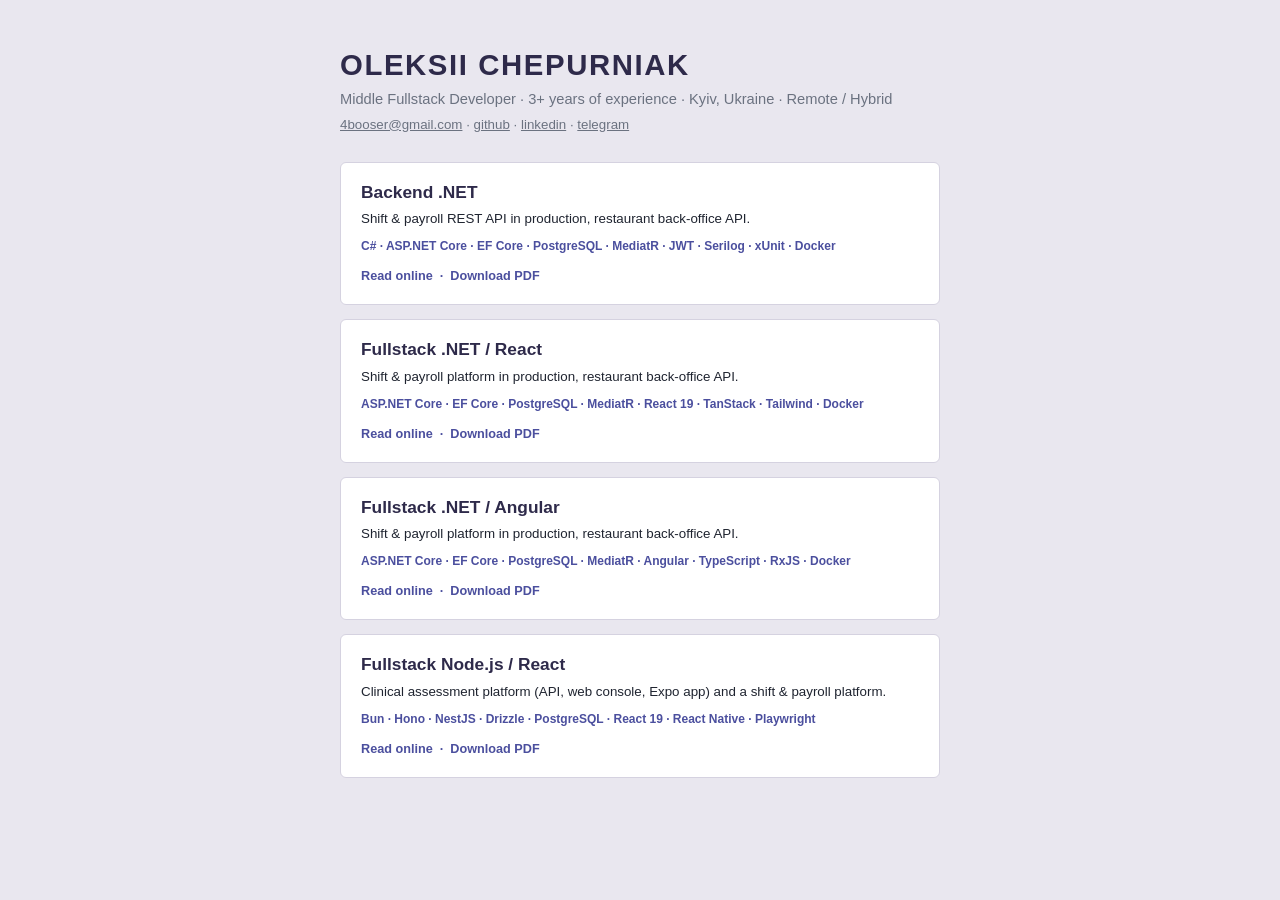
<file: index.html>
<!doctype html>
<html lang="en">
<head>
  <meta charset="utf-8">
  <meta name="viewport" content="width=device-width, initial-scale=1">
  <title>Oleksii Chepurniak — CV</title>
  <meta name="description" content="Middle fullstack developer. Two CVs: .NET / React and Node.js / React.">
  <link rel="stylesheet" href="style.css">
  <style>
    .landing { max-width: 640px; margin: 0 auto; padding: 48px 20px 64px; }
    .landing h1 { font-size: 22pt; letter-spacing: 1.6px; line-height: 1.15; color: var(--ink-strong); }
    .landing .role    { margin-top: 8px; font-size: 11pt; color: var(--ink-muted); }
    .landing .contact { margin-top: 6px; font-size: 10pt; color: var(--ink-muted); }
    .landing .contact a { text-decoration: underline; }

    .cards { display: grid; gap: 14px; margin-top: 28px; }
    .card {
      display: block;
      padding: 18px 20px;
      border: 1px solid var(--rule);
      border-radius: 6px;
      background: #fff;
      transition: border-color .15s, box-shadow .15s;
    }
    .card:hover { border-color: var(--accent); box-shadow: 0 2px 12px rgba(31, 36, 48, .10); }
    .card h2      { font-size: 13pt; font-weight: 700; color: var(--ink-strong); }
    .card p       { margin-top: 5px; font-size: 10pt; line-height: 1.5; }
    .card .stack  { margin-top: 8px; font-size: 9pt; }
    .card .links  { margin-top: 12px; font-size: 9.5pt; font-weight: 600; color: var(--accent); }

    @media screen { body { padding: 0; background: #e9e7ef; } }
  </style>
</head>
<body>
  <div class="landing">
    <h1>OLEKSII CHEPURNIAK</h1>
    <p class="role">Middle Fullstack Developer &middot; 3+ years of experience &middot; Kyiv, Ukraine &middot; Remote / Hybrid</p>
    <p class="contact">
      <a href="mailto:4booser@gmail.com">4booser@gmail.com</a> &middot;
      <a href="https://github.com/4booser">github</a> &middot;
      <a href="https://linkedin.com/in/oleksii-chepurniak">linkedin</a> &middot;
      <a href="https://t.me/abooser">telegram</a>
    </p>

    <div class="cards">
      <div class="card">
        <h2>Backend .NET</h2>
        <p>Shift &amp; payroll REST API in production, restaurant back-office API.</p>
        <p class="stack">C# &middot; ASP.NET Core &middot; EF Core &middot; PostgreSQL &middot; MediatR &middot; JWT &middot; Serilog &middot; xUnit &middot; Docker</p>
        <p class="links"><a href="backend.html">Read online</a> &nbsp;&middot;&nbsp; <a href="cv-backend.pdf">Download PDF</a></p>
      </div>

      <div class="card">
        <h2>Fullstack .NET / React</h2>
        <p>Shift &amp; payroll platform in production, restaurant back-office API.</p>
        <p class="stack">ASP.NET Core &middot; EF Core &middot; PostgreSQL &middot; MediatR &middot; React 19 &middot; TanStack &middot; Tailwind &middot; Docker</p>
        <p class="links"><a href="dotnet.html">Read online</a> &nbsp;&middot;&nbsp; <a href="cv-dotnet.pdf">Download PDF</a></p>
      </div>

      <div class="card">
        <h2>Fullstack .NET / Angular</h2>
        <p>Shift &amp; payroll platform in production, restaurant back-office API.</p>
        <p class="stack">ASP.NET Core &middot; EF Core &middot; PostgreSQL &middot; MediatR &middot; Angular &middot; TypeScript &middot; RxJS &middot; Docker</p>
        <p class="links"><a href="angular.html">Read online</a> &nbsp;&middot;&nbsp; <a href="cv-angular.pdf">Download PDF</a></p>
      </div>

      <div class="card">
        <h2>Fullstack Node.js / React</h2>
        <p>Clinical assessment platform (API, web console, Expo app) and a shift &amp; payroll platform.</p>
        <p class="stack">Bun &middot; Hono &middot; NestJS &middot; Drizzle &middot; PostgreSQL &middot; React 19 &middot; React Native &middot; Playwright</p>
        <p class="links"><a href="node.html">Read online</a> &nbsp;&middot;&nbsp; <a href="cv-node.pdf">Download PDF</a></p>
      </div>
    </div>
  </div>
</body>
</html>
</file>
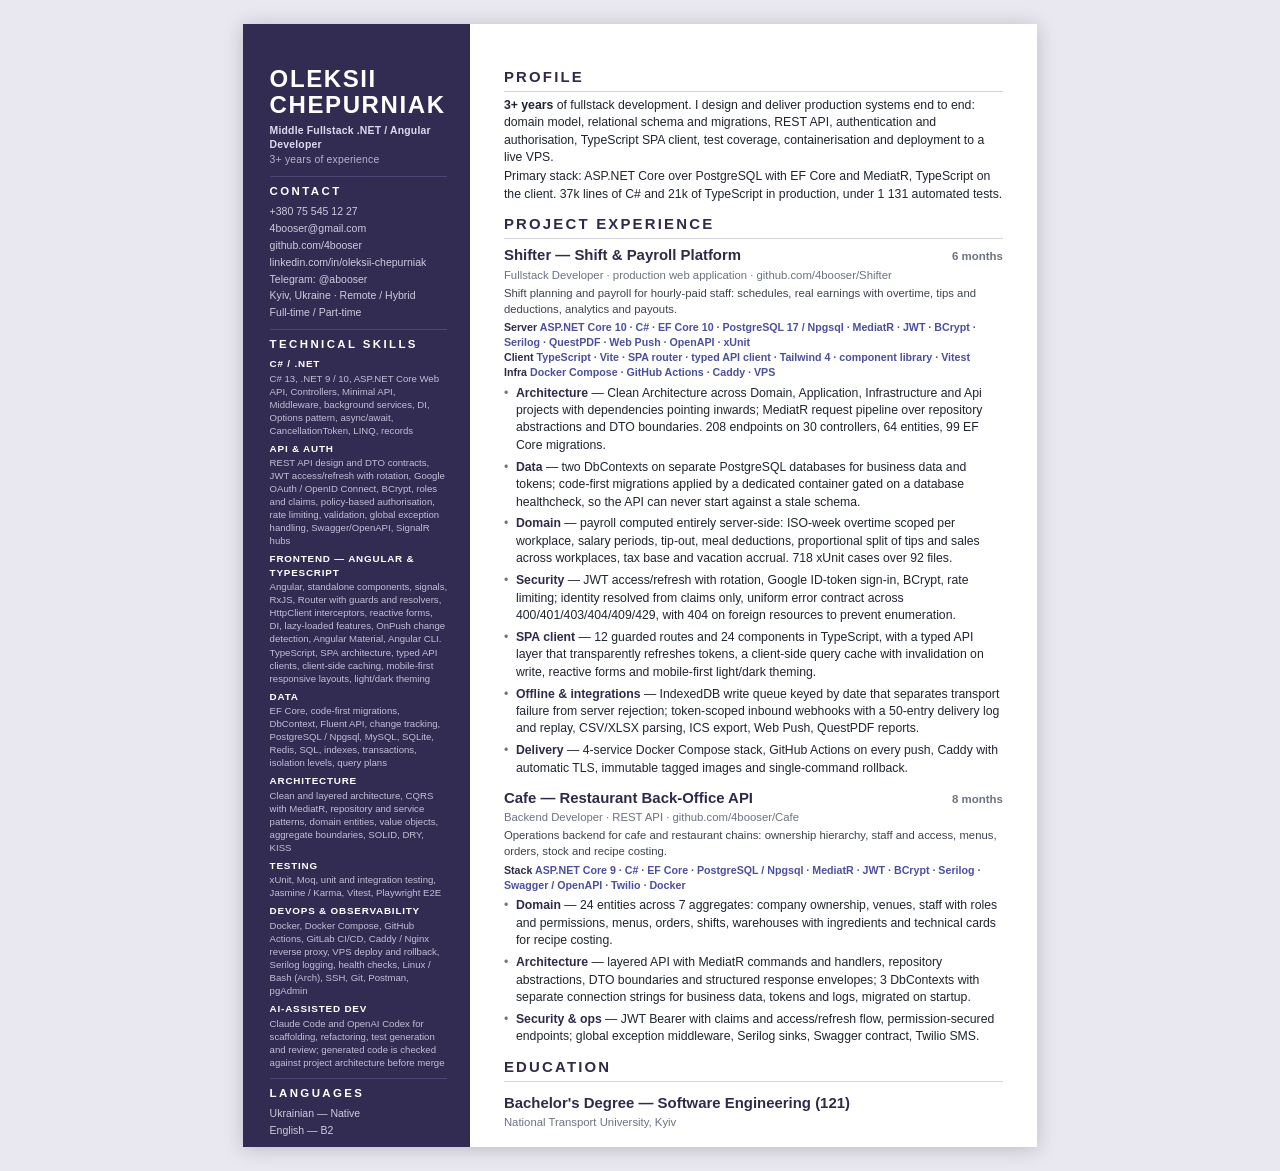
<file: angular.html>
<!doctype html>
<html lang="en">
<head>
  <meta charset="utf-8">
  <meta name="viewport" content="width=device-width, initial-scale=1">
  <title>Oleksii Chepurniak — Fullstack .NET / Angular Developer</title>
  <meta name="description" content="CV of Oleksii Chepurniak, middle fullstack developer: ASP.NET Core, EF Core, PostgreSQL, TypeScript SPA, Angular.">
  <link rel="stylesheet" href="style.css">
</head>
<body>
<div class="sheet">

<aside class="sidebar">
  <h1 class="name">OLEKSII<br>CHEPURNIAK</h1>
  <p class="role"><b>Middle Fullstack .NET / Angular Developer</b><br>3+ years of experience</p>

  <h2>CONTACT</h2>
  <p>+380 75 545 12 27</p>
  <p>4booser@gmail.com</p>
  <p>github.com/4booser</p>
  <p>linkedin.com/in/oleksii-chepurniak</p>
  <p>Telegram: @abooser</p>
  <p>Kyiv, Ukraine &middot; Remote / Hybrid</p>
  <p>Full-time / Part-time</p>

  <h2>TECHNICAL SKILLS</h2>
  <h3>C# / .NET</h3>
  <p>C# 13, .NET 9 / 10, ASP.NET Core Web API, Controllers, Minimal API, Middleware, background services, DI, Options pattern, async/await, CancellationToken, LINQ, records</p>
  <h3>API &amp; AUTH</h3>
  <p>REST API design and DTO contracts, JWT access/refresh with rotation, Google OAuth / OpenID Connect, BCrypt, roles and claims, policy-based authorisation, rate limiting, validation, global exception handling, Swagger/OpenAPI, SignalR hubs</p>
  <h3>FRONTEND &mdash; ANGULAR &amp; TYPESCRIPT</h3>
  <p>Angular, standalone components, signals, RxJS, Router with guards and resolvers, HttpClient interceptors, reactive forms, DI, lazy-loaded features, OnPush change detection, Angular Material, Angular CLI. TypeScript, SPA architecture, typed API clients, client-side caching, mobile-first responsive layouts, light/dark theming</p>
  <h3>DATA</h3>
  <p>EF Core, code-first migrations, DbContext, Fluent API, change tracking, PostgreSQL / Npgsql, MySQL, SQLite, Redis, SQL, indexes, transactions, isolation levels, query plans</p>
  <h3>ARCHITECTURE</h3>
  <p>Clean and layered architecture, CQRS with MediatR, repository and service patterns, domain entities, value objects, aggregate boundaries, SOLID, DRY, KISS</p>
  <h3>TESTING</h3>
  <p>xUnit, Moq, unit and integration testing, Jasmine / Karma, Vitest, Playwright E2E</p>
  <h3>DEVOPS &amp; OBSERVABILITY</h3>
  <p>Docker, Docker Compose, GitHub Actions, GitLab CI/CD, Caddy / Nginx reverse proxy, VPS deploy and rollback, Serilog logging, health checks, Linux / Bash (Arch), SSH, Git, Postman, pgAdmin</p>
  <h3>AI-ASSISTED DEV</h3>
  <p>Claude Code and OpenAI Codex for scaffolding, refactoring, test generation and review; generated code is checked against project architecture before merge</p>

  <h2>LANGUAGES</h2>
  <p>Ukrainian &mdash; Native</p>
  <p>English &mdash; B2</p>
</aside>

<main class="content">
  <h2>PROFILE</h2>
  <p class="profile"><b>3+ years</b> of fullstack development. I design and deliver production systems end to end: domain model, relational schema and migrations, REST API, authentication and authorisation, TypeScript SPA client, test coverage, containerisation and deployment to a live VPS.</p>
  <p class="profile">Primary stack: ASP.NET Core over PostgreSQL with EF Core and MediatR, TypeScript on the client. 37k lines of C# and 21k of TypeScript in production, under 1&nbsp;131 automated tests.</p>

  <h2>PROJECT EXPERIENCE</h2>

  <article class="entry">
    <header class="entry-head"><h3 class="title">Shifter &mdash; Shift &amp; Payroll Platform</h3><span class="duration">6 months</span></header>
    <p class="meta">Fullstack Developer &middot; production web application &middot; github.com/4booser/Shifter</p>
    <p class="summary">Shift planning and payroll for hourly-paid staff: schedules, real earnings with overtime, tips and deductions, analytics and payouts.</p>
    <p class="stack"><b>Server</b> ASP.NET Core 10 &middot; C# &middot; EF Core 10 &middot; PostgreSQL 17 / Npgsql &middot; MediatR &middot; JWT &middot; BCrypt &middot; Serilog &middot; QuestPDF &middot; Web Push &middot; OpenAPI &middot; xUnit<br><b>Client</b> TypeScript &middot; Vite &middot; SPA router &middot; typed API client &middot; Tailwind 4 &middot; component library &middot; Vitest<br><b>Infra</b> Docker Compose &middot; GitHub Actions &middot; Caddy &middot; VPS</p>
    <ul>
      <li><b>Architecture</b> &mdash; Clean Architecture across Domain, Application, Infrastructure and Api projects with dependencies pointing inwards; MediatR request pipeline over repository abstractions and DTO boundaries. 208 endpoints on 30 controllers, 64 entities, 99 EF Core migrations.</li>
      <li><b>Data</b> &mdash; two DbContexts on separate PostgreSQL databases for business data and tokens; code-first migrations applied by a dedicated container gated on a database healthcheck, so the API can never start against a stale schema.</li>
      <li><b>Domain</b> &mdash; payroll computed entirely server-side: ISO-week overtime scoped per workplace, salary periods, tip-out, meal deductions, proportional split of tips and sales across workplaces, tax base and vacation accrual. 718 xUnit cases over 92 files.</li>
      <li><b>Security</b> &mdash; JWT access/refresh with rotation, Google ID-token sign-in, BCrypt, rate limiting; identity resolved from claims only, uniform error contract across 400/401/403/404/409/429, with 404 on foreign resources to prevent enumeration.</li>
      <li><b>SPA client</b> &mdash; 12 guarded routes and 24 components in TypeScript, with a typed API layer that transparently refreshes tokens, a client-side query cache with invalidation on write, reactive forms and mobile-first light/dark theming.</li>
      <li><b>Offline &amp; integrations</b> &mdash; IndexedDB write queue keyed by date that separates transport failure from server rejection; token-scoped inbound webhooks with a 50-entry delivery log and replay, CSV/XLSX parsing, ICS export, Web Push, QuestPDF reports.</li>
      <li><b>Delivery</b> &mdash; 4-service Docker Compose stack, GitHub Actions on every push, Caddy with automatic TLS, immutable tagged images and single-command rollback.</li>
    </ul>
  </article>

  <article class="entry">
    <header class="entry-head"><h3 class="title">Cafe &mdash; Restaurant Back-Office API</h3><span class="duration">8 months</span></header>
    <p class="meta">Backend Developer &middot; REST API &middot; github.com/4booser/Cafe</p>
    <p class="summary">Operations backend for cafe and restaurant chains: ownership hierarchy, staff and access, menus, orders, stock and recipe costing.</p>
    <p class="stack"><b>Stack</b> ASP.NET Core 9 &middot; C# &middot; EF Core &middot; PostgreSQL / Npgsql &middot; MediatR &middot; JWT &middot; BCrypt &middot; Serilog &middot; Swagger / OpenAPI &middot; Twilio &middot; Docker</p>
    <ul>
      <li><b>Domain</b> &mdash; 24 entities across 7 aggregates: company ownership, venues, staff with roles and permissions, menus, orders, shifts, warehouses with ingredients and technical cards for recipe costing.</li>
      <li><b>Architecture</b> &mdash; layered API with MediatR commands and handlers, repository abstractions, DTO boundaries and structured response envelopes; 3 DbContexts with separate connection strings for business data, tokens and logs, migrated on startup.</li>
      <li><b>Security &amp; ops</b> &mdash; JWT Bearer with claims and access/refresh flow, permission-secured endpoints; global exception middleware, Serilog sinks, Swagger contract, Twilio SMS.</li>
    </ul>
  </article>

  <h2>EDUCATION</h2>
  <article class="entry">
    <header class="entry-head"><h3 class="title">Bachelor's Degree &mdash; Software Engineering (121)</h3></header>
    <p class="meta">National Transport University, Kyiv</p>
  </article>
</main>

</div>
</body>
</html>
</file>
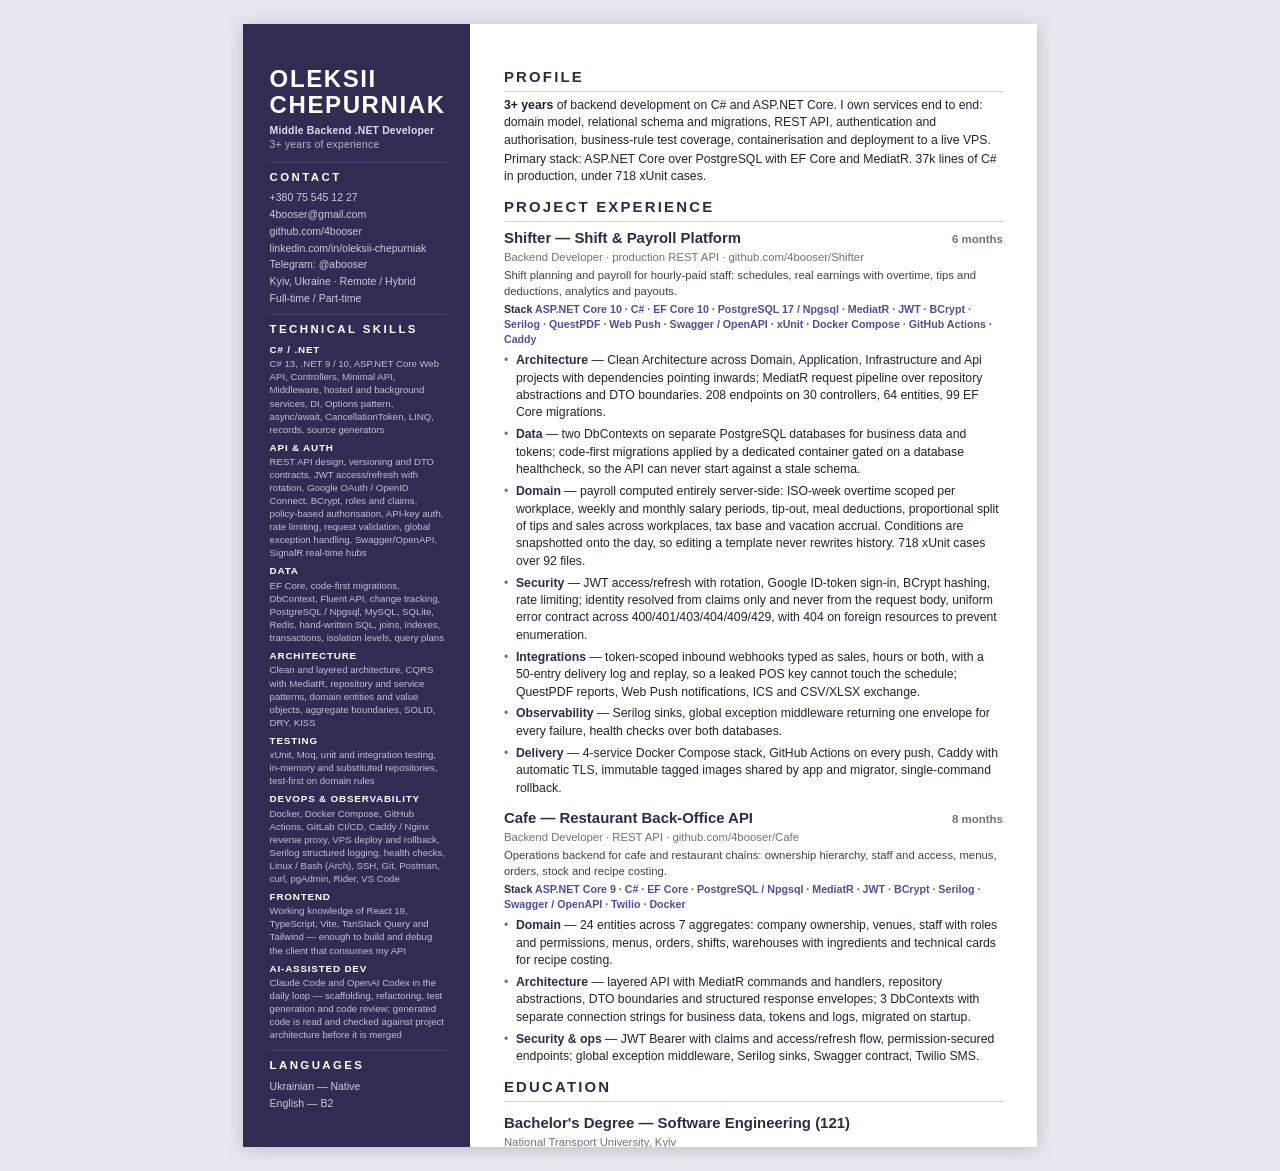
<file: backend.html>
<!doctype html>
<html lang="en">
<head>
  <meta charset="utf-8">
  <meta name="viewport" content="width=device-width, initial-scale=1">
  <title>Oleksii Chepurniak — Backend .NET Developer</title>
  <meta name="description" content="CV of Oleksii Chepurniak, middle backend developer: C#, ASP.NET Core, EF Core, PostgreSQL, MediatR, Docker.">
  <link rel="stylesheet" href="style.css">
</head>
<body>
<div class="sheet">

<aside class="sidebar">
  <h1 class="name">OLEKSII<br>CHEPURNIAK</h1>
  <p class="role"><b>Middle Backend .NET Developer</b><br>3+ years of experience</p>

  <h2>CONTACT</h2>
  <p>+380 75 545 12 27</p>
  <p>4booser@gmail.com</p>
  <p>github.com/4booser</p>
  <p>linkedin.com/in/oleksii-chepurniak</p>
  <p>Telegram: @abooser</p>
  <p>Kyiv, Ukraine &middot; Remote / Hybrid</p>
  <p>Full-time / Part-time</p>

  <h2>TECHNICAL SKILLS</h2>
  <h3>C# / .NET</h3>
  <p>C# 13, .NET 9 / 10, ASP.NET Core Web API, Controllers, Minimal API, Middleware, hosted and background services, DI, Options pattern, async/await, CancellationToken, LINQ, records, source generators</p>
  <h3>API &amp; AUTH</h3>
  <p>REST API design, versioning and DTO contracts, JWT access/refresh with rotation, Google OAuth / OpenID Connect, BCrypt, roles and claims, policy-based authorisation, API-key auth, rate limiting, request validation, global exception handling, Swagger/OpenAPI, SignalR real-time hubs</p>
  <h3>DATA</h3>
  <p>EF Core, code-first migrations, DbContext, Fluent API, change tracking, PostgreSQL / Npgsql, MySQL, SQLite, Redis, hand-written SQL, joins, indexes, transactions, isolation levels, query plans</p>
  <h3>ARCHITECTURE</h3>
  <p>Clean and layered architecture, CQRS with MediatR, repository and service patterns, domain entities and value objects, aggregate boundaries, SOLID, DRY, KISS</p>
  <h3>TESTING</h3>
  <p>xUnit, Moq, unit and integration testing, in-memory and substituted repositories, test-first on domain rules</p>
  <h3>DEVOPS &amp; OBSERVABILITY</h3>
  <p>Docker, Docker Compose, GitHub Actions, GitLab CI/CD, Caddy / Nginx reverse proxy, VPS deploy and rollback, Serilog structured logging, health checks, Linux / Bash (Arch), SSH, Git, Postman, curl, pgAdmin, Rider, VS Code</p>
  <h3>FRONTEND</h3>
  <p>Working knowledge of React 19, TypeScript, Vite, TanStack Query and Tailwind &mdash; enough to build and debug the client that consumes my API</p>
  <h3>AI-ASSISTED DEV</h3>
  <p>Claude Code and OpenAI Codex in the daily loop — scaffolding, refactoring, test generation and code review; generated code is read and checked against project architecture before it is merged</p>

  <h2>LANGUAGES</h2>
  <p>Ukrainian &mdash; Native</p>
  <p>English &mdash; B2</p>
</aside>

<main class="content">
  <h2>PROFILE</h2>
  <p class="profile"><b>3+ years</b> of backend development on C# and ASP.NET Core. I own services end to end: domain model, relational schema and migrations, REST API, authentication and authorisation, business-rule test coverage, containerisation and deployment to a live VPS.</p>
  <p class="profile">Primary stack: ASP.NET Core over PostgreSQL with EF Core and MediatR. 37k lines of C# in production, under 718 xUnit cases.</p>

  <h2>PROJECT EXPERIENCE</h2>

  <article class="entry">
    <header class="entry-head"><h3 class="title">Shifter &mdash; Shift &amp; Payroll Platform</h3><span class="duration">6 months</span></header>
    <p class="meta">Backend Developer &middot; production REST API &middot; github.com/4booser/Shifter</p>
    <p class="summary">Shift planning and payroll for hourly-paid staff: schedules, real earnings with overtime, tips and deductions, analytics and payouts.</p>
    <p class="stack"><b>Stack</b> ASP.NET Core 10 &middot; C# &middot; EF Core 10 &middot; PostgreSQL 17 / Npgsql &middot; MediatR &middot; JWT &middot; BCrypt &middot; Serilog &middot; QuestPDF &middot; Web Push &middot; Swagger / OpenAPI &middot; xUnit &middot; Docker Compose &middot; GitHub Actions &middot; Caddy</p>
    <ul>
      <li><b>Architecture</b> &mdash; Clean Architecture across Domain, Application, Infrastructure and Api projects with dependencies pointing inwards; MediatR request pipeline over repository abstractions and DTO boundaries. 208 endpoints on 30 controllers, 64 entities, 99 EF Core migrations.</li>
      <li><b>Data</b> &mdash; two DbContexts on separate PostgreSQL databases for business data and tokens; code-first migrations applied by a dedicated container gated on a database healthcheck, so the API can never start against a stale schema.</li>
      <li><b>Domain</b> &mdash; payroll computed entirely server-side: ISO-week overtime scoped per workplace, weekly and monthly salary periods, tip-out, meal deductions, proportional split of tips and sales across workplaces, tax base and vacation accrual. Conditions are snapshotted onto the day, so editing a template never rewrites history. 718 xUnit cases over 92 files.</li>
      <li><b>Security</b> &mdash; JWT access/refresh with rotation, Google ID-token sign-in, BCrypt hashing, rate limiting; identity resolved from claims only and never from the request body, uniform error contract across 400/401/403/404/409/429, with 404 on foreign resources to prevent enumeration.</li>
      <li><b>Integrations</b> &mdash; token-scoped inbound webhooks typed as sales, hours or both, with a 50-entry delivery log and replay, so a leaked POS key cannot touch the schedule; QuestPDF reports, Web Push notifications, ICS and CSV/XLSX exchange.</li>
      <li><b>Observability</b> &mdash; Serilog sinks, global exception middleware returning one envelope for every failure, health checks over both databases.</li>
      <li><b>Delivery</b> &mdash; 4-service Docker Compose stack, GitHub Actions on every push, Caddy with automatic TLS, immutable tagged images shared by app and migrator, single-command rollback.</li>
    </ul>
  </article>

  <article class="entry">
    <header class="entry-head"><h3 class="title">Cafe &mdash; Restaurant Back-Office API</h3><span class="duration">8 months</span></header>
    <p class="meta">Backend Developer &middot; REST API &middot; github.com/4booser/Cafe</p>
    <p class="summary">Operations backend for cafe and restaurant chains: ownership hierarchy, staff and access, menus, orders, stock and recipe costing.</p>
    <p class="stack"><b>Stack</b> ASP.NET Core 9 &middot; C# &middot; EF Core &middot; PostgreSQL / Npgsql &middot; MediatR &middot; JWT &middot; BCrypt &middot; Serilog &middot; Swagger / OpenAPI &middot; Twilio &middot; Docker</p>
    <ul>
      <li><b>Domain</b> &mdash; 24 entities across 7 aggregates: company ownership, venues, staff with roles and permissions, menus, orders, shifts, warehouses with ingredients and technical cards for recipe costing.</li>
      <li><b>Architecture</b> &mdash; layered API with MediatR commands and handlers, repository abstractions, DTO boundaries and structured response envelopes; 3 DbContexts with separate connection strings for business data, tokens and logs, migrated on startup.</li>
      <li><b>Security &amp; ops</b> &mdash; JWT Bearer with claims and access/refresh flow, permission-secured endpoints; global exception middleware, Serilog sinks, Swagger contract, Twilio SMS.</li>
    </ul>
  </article>

  <h2>EDUCATION</h2>
  <article class="entry">
    <header class="entry-head"><h3 class="title">Bachelor's Degree &mdash; Software Engineering (121)</h3></header>
    <p class="meta">National Transport University, Kyiv</p>
  </article>
</main>

</div>
</body>
</html>
</file>
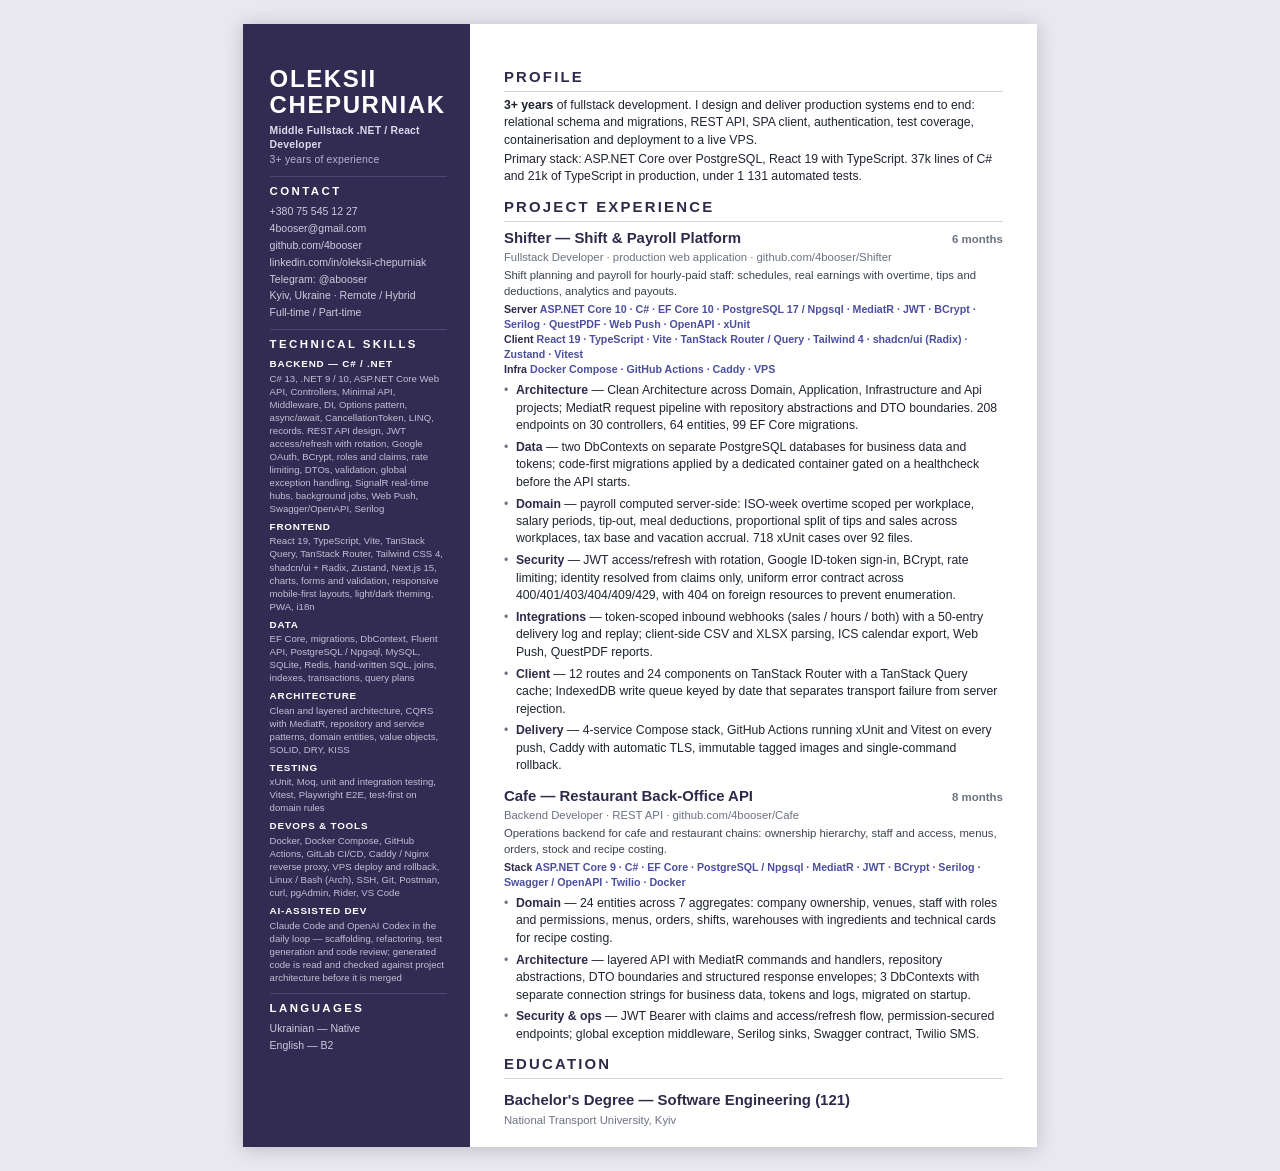
<file: dotnet.html>
<!doctype html>
<html lang="en">
<head>
  <meta charset="utf-8">
  <meta name="viewport" content="width=device-width, initial-scale=1">
  <title>Oleksii Chepurniak — Fullstack .NET / React Developer</title>
  <meta name="description" content="CV of Oleksii Chepurniak, middle fullstack developer: ASP.NET Core, PostgreSQL, React 19, TypeScript.">
  <link rel="stylesheet" href="style.css">
</head>
<body>
<div class="sheet">

<aside class="sidebar">
  <h1 class="name">OLEKSII<br>CHEPURNIAK</h1>
  <p class="role"><b>Middle Fullstack .NET / React Developer</b><br>3+ years of experience</p>

  <h2>CONTACT</h2>
  <p>+380 75 545 12 27</p>
  <p>4booser@gmail.com</p>
  <p>github.com/4booser</p>
  <p>linkedin.com/in/oleksii-chepurniak</p>
  <p>Telegram: @abooser</p>
  <p>Kyiv, Ukraine &middot; Remote / Hybrid</p>
  <p>Full-time / Part-time</p>

  <h2>TECHNICAL SKILLS</h2>
  <h3>BACKEND &mdash; C# / .NET</h3>
  <p>C# 13, .NET 9 / 10, ASP.NET Core Web API, Controllers, Minimal API, Middleware, DI, Options pattern, async/await, CancellationToken, LINQ, records. REST API design, JWT access/refresh with rotation, Google OAuth, BCrypt, roles and claims, rate limiting, DTOs, validation, global exception handling, SignalR real-time hubs, background jobs, Web Push, Swagger/OpenAPI, Serilog</p>
  <h3>FRONTEND</h3>
  <p>React 19, TypeScript, Vite, TanStack Query, TanStack Router, Tailwind CSS 4, shadcn/ui + Radix, Zustand, Next.js 15, charts, forms and validation, responsive mobile-first layouts, light/dark theming, PWA, i18n</p>
  <h3>DATA</h3>
  <p>EF Core, migrations, DbContext, Fluent API, PostgreSQL / Npgsql, MySQL, SQLite, Redis, hand-written SQL, joins, indexes, transactions, query plans</p>
  <h3>ARCHITECTURE</h3>
  <p>Clean and layered architecture, CQRS with MediatR, repository and service patterns, domain entities, value objects, SOLID, DRY, KISS</p>
  <h3>TESTING</h3>
  <p>xUnit, Moq, unit and integration testing, Vitest, Playwright E2E, test-first on domain rules</p>
  <h3>DEVOPS &amp; TOOLS</h3>
  <p>Docker, Docker Compose, GitHub Actions, GitLab CI/CD, Caddy / Nginx reverse proxy, VPS deploy and rollback, Linux / Bash (Arch), SSH, Git, Postman, curl, pgAdmin, Rider, VS Code</p>
  <h3>AI-ASSISTED DEV</h3>
  <p>Claude Code and OpenAI Codex in the daily loop — scaffolding, refactoring, test generation and code review; generated code is read and checked against project architecture before it is merged</p>

  <h2>LANGUAGES</h2>
  <p>Ukrainian &mdash; Native</p>
  <p>English &mdash; B2</p>
</aside>

<main class="content">
  <h2>PROFILE</h2>
  <p class="profile"><b>3+ years</b> of fullstack development. I design and deliver production systems end to end: relational schema and migrations, REST API, SPA client, authentication, test coverage, containerisation and deployment to a live VPS.</p>
  <p class="profile">Primary stack: ASP.NET Core over PostgreSQL, React 19 with TypeScript. 37k lines of C# and 21k of TypeScript in production, under 1&nbsp;131 automated tests.</p>

  <h2>PROJECT EXPERIENCE</h2>

  <article class="entry">
    <header class="entry-head"><h3 class="title">Shifter &mdash; Shift &amp; Payroll Platform</h3><span class="duration">6 months</span></header>
    <p class="meta">Fullstack Developer &middot; production web application &middot; github.com/4booser/Shifter</p>
    <p class="summary">Shift planning and payroll for hourly-paid staff: schedules, real earnings with overtime, tips and deductions, analytics and payouts.</p>
    <p class="stack"><b>Server</b> ASP.NET Core 10 &middot; C# &middot; EF Core 10 &middot; PostgreSQL 17 / Npgsql &middot; MediatR &middot; JWT &middot; BCrypt &middot; Serilog &middot; QuestPDF &middot; Web Push &middot; OpenAPI &middot; xUnit<br><b>Client</b> React 19 &middot; TypeScript &middot; Vite &middot; TanStack Router / Query &middot; Tailwind 4 &middot; shadcn/ui (Radix) &middot; Zustand &middot; Vitest<br><b>Infra</b> Docker Compose &middot; GitHub Actions &middot; Caddy &middot; VPS</p>
    <ul>
      <li><b>Architecture</b> &mdash; Clean Architecture across Domain, Application, Infrastructure and Api projects; MediatR request pipeline with repository abstractions and DTO boundaries. 208 endpoints on 30 controllers, 64 entities, 99 EF Core migrations.</li>
      <li><b>Data</b> &mdash; two DbContexts on separate PostgreSQL databases for business data and tokens; code-first migrations applied by a dedicated container gated on a healthcheck before the API starts.</li>
      <li><b>Domain</b> &mdash; payroll computed server-side: ISO-week overtime scoped per workplace, salary periods, tip-out, meal deductions, proportional split of tips and sales across workplaces, tax base and vacation accrual. 718 xUnit cases over 92 files.</li>
      <li><b>Security</b> &mdash; JWT access/refresh with rotation, Google ID-token sign-in, BCrypt, rate limiting; identity resolved from claims only, uniform error contract across 400/401/403/404/409/429, with 404 on foreign resources to prevent enumeration.</li>
      <li><b>Integrations</b> &mdash; token-scoped inbound webhooks (sales / hours / both) with a 50-entry delivery log and replay; client-side CSV and XLSX parsing, ICS calendar export, Web Push, QuestPDF reports.</li>
      <li><b>Client</b> &mdash; 12 routes and 24 components on TanStack Router with a TanStack Query cache; IndexedDB write queue keyed by date that separates transport failure from server rejection.</li>
      <li><b>Delivery</b> &mdash; 4-service Compose stack, GitHub Actions running xUnit and Vitest on every push, Caddy with automatic TLS, immutable tagged images and single-command rollback.</li>
    </ul>
  </article>

  <article class="entry">
    <header class="entry-head"><h3 class="title">Cafe &mdash; Restaurant Back-Office API</h3><span class="duration">8 months</span></header>
    <p class="meta">Backend Developer &middot; REST API &middot; github.com/4booser/Cafe</p>
    <p class="summary">Operations backend for cafe and restaurant chains: ownership hierarchy, staff and access, menus, orders, stock and recipe costing.</p>
    <p class="stack"><b>Stack</b> ASP.NET Core 9 &middot; C# &middot; EF Core &middot; PostgreSQL / Npgsql &middot; MediatR &middot; JWT &middot; BCrypt &middot; Serilog &middot; Swagger / OpenAPI &middot; Twilio &middot; Docker</p>
    <ul>
      <li><b>Domain</b> &mdash; 24 entities across 7 aggregates: company ownership, venues, staff with roles and permissions, menus, orders, shifts, warehouses with ingredients and technical cards for recipe costing.</li>
      <li><b>Architecture</b> &mdash; layered API with MediatR commands and handlers, repository abstractions, DTO boundaries and structured response envelopes; 3 DbContexts with separate connection strings for business data, tokens and logs, migrated on startup.</li>
      <li><b>Security &amp; ops</b> &mdash; JWT Bearer with claims and access/refresh flow, permission-secured endpoints; global exception middleware, Serilog sinks, Swagger contract, Twilio SMS.</li>
    </ul>
  </article>

  <h2>EDUCATION</h2>
  <article class="entry">
    <header class="entry-head"><h3 class="title">Bachelor's Degree &mdash; Software Engineering (121)</span></header>
    <p class="meta">National Transport University, Kyiv</p>
  </article>
</main>

</div>
</body>
</html>
</file>
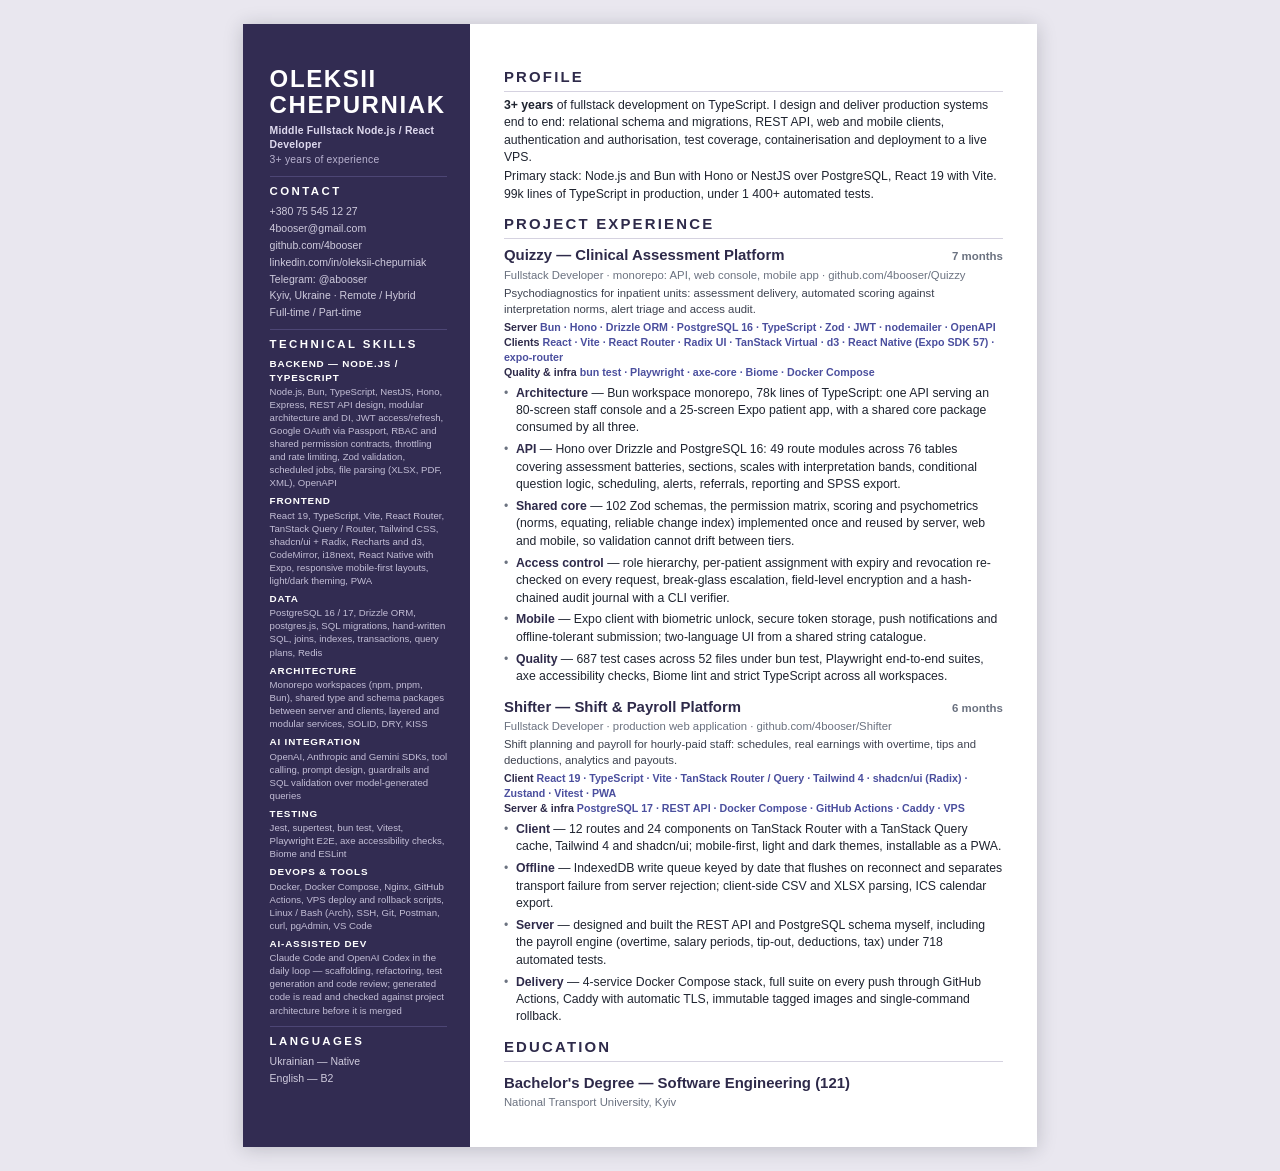
<file: node.html>
<!doctype html>
<html lang="en">
<head>
  <meta charset="utf-8">
  <meta name="viewport" content="width=device-width, initial-scale=1">
  <title>Oleksii Chepurniak — Fullstack Node.js / React Developer</title>
  <meta name="description" content="CV of Oleksii Chepurniak, middle fullstack developer: Node.js, Bun, Hono, NestJS, PostgreSQL, React 19.">
  <link rel="stylesheet" href="style.css">
</head>
<body>
<div class="sheet">

<aside class="sidebar">
  <h1 class="name">OLEKSII<br>CHEPURNIAK</h1>
  <p class="role"><b>Middle Fullstack Node.js / React Developer</b><br>3+ years of experience</p>

  <h2>CONTACT</h2>
  <p>+380 75 545 12 27</p>
  <p>4booser@gmail.com</p>
  <p>github.com/4booser</p>
  <p>linkedin.com/in/oleksii-chepurniak</p>
  <p>Telegram: @abooser</p>
  <p>Kyiv, Ukraine &middot; Remote / Hybrid</p>
  <p>Full-time / Part-time</p>

  <h2>TECHNICAL SKILLS</h2>
  <h3>BACKEND &mdash; NODE.JS / TYPESCRIPT</h3>
  <p>Node.js, Bun, TypeScript, NestJS, Hono, Express, REST API design, modular architecture and DI, JWT access/refresh, Google OAuth via Passport, RBAC and shared permission contracts, throttling and rate limiting, Zod validation, scheduled jobs, file parsing (XLSX, PDF, XML), OpenAPI</p>
  <h3>FRONTEND</h3>
  <p>React 19, TypeScript, Vite, React Router, TanStack Query / Router, Tailwind CSS, shadcn/ui + Radix, Recharts and d3, CodeMirror, i18next, React Native with Expo, responsive mobile-first layouts, light/dark theming, PWA</p>
  <h3>DATA</h3>
  <p>PostgreSQL 16 / 17, Drizzle ORM, postgres.js, SQL migrations, hand-written SQL, joins, indexes, transactions, query plans, Redis</p>
  <h3>ARCHITECTURE</h3>
  <p>Monorepo workspaces (npm, pnpm, Bun), shared type and schema packages between server and clients, layered and modular services, SOLID, DRY, KISS</p>
  <h3>AI INTEGRATION</h3>
  <p>OpenAI, Anthropic and Gemini SDKs, tool calling, prompt design, guardrails and SQL validation over model-generated queries</p>
  <h3>TESTING</h3>
  <p>Jest, supertest, bun test, Vitest, Playwright E2E, axe accessibility checks, Biome and ESLint</p>
  <h3>DEVOPS &amp; TOOLS</h3>
  <p>Docker, Docker Compose, Nginx, GitHub Actions, VPS deploy and rollback scripts, Linux / Bash (Arch), SSH, Git, Postman, curl, pgAdmin, VS Code</p>
  <h3>AI-ASSISTED DEV</h3>
  <p>Claude Code and OpenAI Codex in the daily loop &mdash; scaffolding, refactoring, test generation and code review; generated code is read and checked against project architecture before it is merged</p>

  <h2>LANGUAGES</h2>
  <p>Ukrainian &mdash; Native</p>
  <p>English &mdash; B2</p>
</aside>

<main class="content">
  <h2>PROFILE</h2>
  <p class="profile"><b>3+ years</b> of fullstack development on TypeScript. I design and deliver production systems end to end: relational schema and migrations, REST API, web and mobile clients, authentication and authorisation, test coverage, containerisation and deployment to a live VPS.</p>
  <p class="profile">Primary stack: Node.js and Bun with Hono or NestJS over PostgreSQL, React 19 with Vite. 99k lines of TypeScript in production, under 1&nbsp;400+ automated tests.</p>

  <h2>PROJECT EXPERIENCE</h2>

  <article class="entry">
    <header class="entry-head"><h3 class="title">Quizzy &mdash; Clinical Assessment Platform</h3><span class="duration">7 months</span></header>
    <p class="meta">Fullstack Developer &middot; monorepo: API, web console, mobile app &middot; github.com/4booser/Quizzy</p>
    <p class="summary">Psychodiagnostics for inpatient units: assessment delivery, automated scoring against interpretation norms, alert triage and access audit.</p>
    <p class="stack"><b>Server</b> Bun &middot; Hono &middot; Drizzle ORM &middot; PostgreSQL 16 &middot; TypeScript &middot; Zod &middot; JWT &middot; nodemailer &middot; OpenAPI<br><b>Clients</b> React &middot; Vite &middot; React Router &middot; Radix UI &middot; TanStack Virtual &middot; d3 &middot; React Native (Expo SDK 57) &middot; expo-router<br><b>Quality &amp; infra</b> bun test &middot; Playwright &middot; axe-core &middot; Biome &middot; Docker Compose</p>
    <ul>
      <li><b>Architecture</b> &mdash; Bun workspace monorepo, 78k lines of TypeScript: one API serving an 80-screen staff console and a 25-screen Expo patient app, with a shared core package consumed by all three.</li>
      <li><b>API</b> &mdash; Hono over Drizzle and PostgreSQL 16: 49 route modules across 76 tables covering assessment batteries, sections, scales with interpretation bands, conditional question logic, scheduling, alerts, referrals, reporting and SPSS export.</li>
      <li><b>Shared core</b> &mdash; 102 Zod schemas, the permission matrix, scoring and psychometrics (norms, equating, reliable change index) implemented once and reused by server, web and mobile, so validation cannot drift between tiers.</li>
      <li><b>Access control</b> &mdash; role hierarchy, per-patient assignment with expiry and revocation re-checked on every request, break-glass escalation, field-level encryption and a hash-chained audit journal with a CLI verifier.</li>
      <li><b>Mobile</b> &mdash; Expo client with biometric unlock, secure token storage, push notifications and offline-tolerant submission; two-language UI from a shared string catalogue.</li>
      <li><b>Quality</b> &mdash; 687 test cases across 52 files under bun test, Playwright end-to-end suites, axe accessibility checks, Biome lint and strict TypeScript across all workspaces.</li>
    </ul>
  </article>

  <article class="entry">
    <header class="entry-head"><h3 class="title">Shifter &mdash; Shift &amp; Payroll Platform</h3><span class="duration">6 months</span></header>
    <p class="meta">Fullstack Developer &middot; production web application &middot; github.com/4booser/Shifter</p>
    <p class="summary">Shift planning and payroll for hourly-paid staff: schedules, real earnings with overtime, tips and deductions, analytics and payouts.</p>
    <p class="stack"><b>Client</b> React 19 &middot; TypeScript &middot; Vite &middot; TanStack Router / Query &middot; Tailwind 4 &middot; shadcn/ui (Radix) &middot; Zustand &middot; Vitest &middot; PWA<br><b>Server &amp; infra</b> PostgreSQL 17 &middot; REST API &middot; Docker Compose &middot; GitHub Actions &middot; Caddy &middot; VPS</p>
    <ul>
      <li><b>Client</b> &mdash; 12 routes and 24 components on TanStack Router with a TanStack Query cache, Tailwind 4 and shadcn/ui; mobile-first, light and dark themes, installable as a PWA.</li>
      <li><b>Offline</b> &mdash; IndexedDB write queue keyed by date that flushes on reconnect and separates transport failure from server rejection; client-side CSV and XLSX parsing, ICS calendar export.</li>
      <li><b>Server</b> &mdash; designed and built the REST API and PostgreSQL schema myself, including the payroll engine (overtime, salary periods, tip-out, deductions, tax) under 718 automated tests.</li>
      <li><b>Delivery</b> &mdash; 4-service Docker Compose stack, full suite on every push through GitHub Actions, Caddy with automatic TLS, immutable tagged images and single-command rollback.</li>
    </ul>
  </article>

  <h2>EDUCATION</h2>
  <article class="entry">
    <header class="entry-head"><h3 class="title">Bachelor's Degree &mdash; Software Engineering (121)</span></header>
    <p class="meta">National Transport University, Kyiv</p>
  </article>
</main>

</div>
</body>
</html>
</file>
<file: style.css>
/* ============================================================
   Oleksii Chepurniak — CV stylesheet
   One A4 sheet: dark sidebar + content column.
   Geometry lives in the base rules so print output is exact;
   @media screen only adds on-screen framing.
   ============================================================ */

/* ---------- design tokens ---------- */
:root {
  /* content column */
  --ink:            #1f2430;
  --ink-strong:     #2e2a4a;
  --ink-muted:      #6b7280;
  --accent:         #4b4f9e;
  --rule:           #d5d2e0;

  /* sidebar */
  --side-bg:        #322c52;
  --side-ink:       #cfcbdd;
  --side-ink-dim:   #c3bed6;
  --side-rule:      #4d4675;
  --side-role:      #b9b3d0;
  --side-role-em:   #ded9ee;

  /* sheet geometry */
  --sheet-w:        210mm;
  --sheet-h:        297mm;
  --sidebar-w:      60mm;

  --font:           "Helvetica Neue", Helvetica, Arial, sans-serif;
}

/* ---------- reset ---------- */
*        { box-sizing: border-box; margin: 0; padding: 0; }
html,
body     { -webkit-print-color-adjust: exact; print-color-adjust: exact; }
body     { font-family: var(--font); font-size: 7.9pt; line-height: 1.36; color: var(--ink); }
ul       { list-style: none; }
a        { color: inherit; text-decoration: none; }

@page { size: A4; margin: 0; }

/* ---------- sheet ---------- */
.sheet {
  display: flex;
  width: var(--sheet-w);
  height: var(--sheet-h);
  overflow: hidden;
  background: #fff;
}

/* ============================================================
   Sidebar
   ============================================================ */
.sidebar {
  width: var(--sidebar-w);
  padding: 11mm 6mm 8mm 7mm;
  background: var(--side-bg);
  color: var(--side-ink);
}

.sidebar .name {
  font-size: 18pt;
  font-weight: 700;
  line-height: 1.12;
  letter-spacing: 1.6px;
  color: #fff;
}

.sidebar .role {
  margin-top: 5px;
  font-size: 7.8pt;
  letter-spacing: .2px;
  color: var(--side-role);
}
.sidebar .role b { font-weight: 600; color: var(--side-role-em); }

.sidebar h2 {
  margin: 9px 0 5px;
  padding-top: 7px;
  border-top: 1px solid var(--side-rule);
  font-size: 8.6pt;
  font-weight: 700;
  letter-spacing: 2.4px;
  color: #fff;
}

.sidebar h3 {
  margin: 5px 0 1px;
  font-size: 7.4pt;
  font-weight: 700;
  letter-spacing: .8px;
  color: #fff;
}
.sidebar h3:first-of-type { margin-top: 0; }

.sidebar p        { margin-bottom: 2.5px; font-size: 7.9pt; }
.sidebar h3 + p   { margin-bottom: 0; font-size: 7.2pt; line-height: 1.36; color: var(--side-ink-dim); }

/* ============================================================
   Content column
   ============================================================ */
.content {
  flex: 1;
  padding: 11mm 9mm 6mm 9mm;
  font-size: 9.2pt;
  line-height: 1.42;
}

.content h2 {
  margin: 10px 0 5px;
  padding-bottom: 4px;
  border-bottom: 1px solid var(--rule);
  font-size: 11.2pt;
  font-weight: 700;
  letter-spacing: 2.2px;
  color: var(--ink-strong);
}
.content > h2:first-child { margin-top: 0; }

.profile { margin-bottom: 2px; }

/* ---------- one project / school ---------- */
.entry            { margin-top: 10px; }
.entry:first-of-type { margin-top: 5px; }

.entry-head {
  display: flex;
  justify-content: space-between;
  align-items: baseline;
}
.entry-head .title {
  font-size: 11.2pt;
  font-weight: 700;
  color: var(--ink-strong);
}
.entry-head .duration {
  padding-left: 8px;
  font-size: 8.6pt;
  font-weight: 600;
  white-space: nowrap;
  color: var(--ink-muted);
}

.meta    { margin-top: 1px; font-size: 8.5pt; color: var(--ink-muted); }
.summary { margin-top: 2px; font-size: 8.5pt; color: #3d4250; }

.stack {
  margin-top: 3px;
  font-size: 8pt;
  font-weight: 600;
  line-height: 1.4;
  color: var(--accent);
}
.stack b { font-weight: 700; color: var(--ink-strong); }

.entry ul { margin-top: 5px; }
.entry li {
  position: relative;
  margin-bottom: 4.5px;
  padding-left: 12px;
}
.entry li::before { content: "\2022"; position: absolute; left: 0; color: var(--ink-muted); }
.entry li b       { color: var(--ink-strong); }

/* ============================================================
   On-screen only: frame the sheet, stay readable on phones
   ============================================================ */
@media screen {
  body  { background: #e9e7ef; padding: 24px 12px; }
  .sheet { margin: 0 auto; box-shadow: 0 2px 18px rgba(31, 36, 48, .22); }
}

@media screen and (max-width: 820px) {
  .sheet    { flex-direction: column; width: 100%; height: auto; }
  .sidebar  { width: 100%; padding: 24px 20px; }
  .content  { padding: 24px 20px 32px; }
}
</file>
